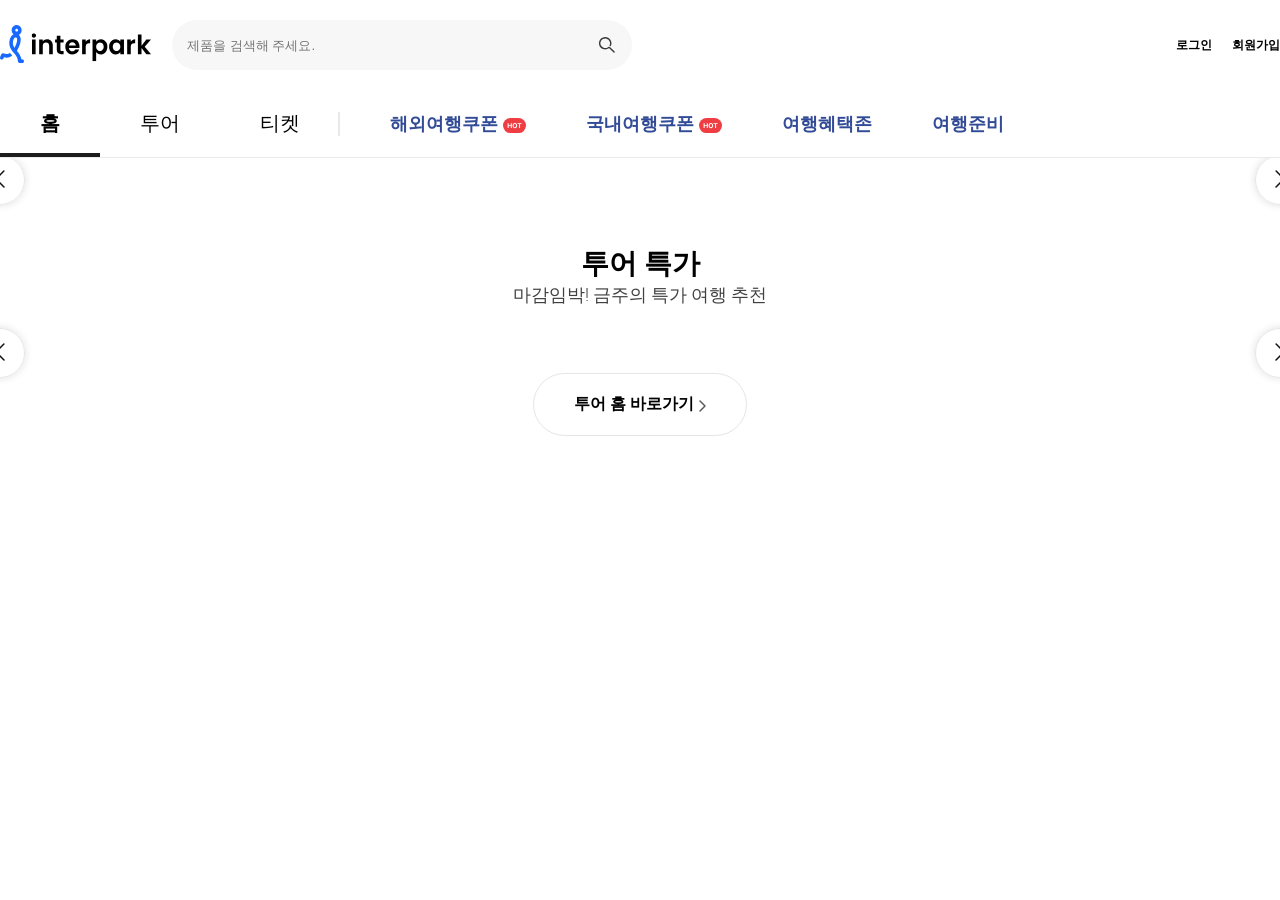
<file: public/index.html>
<!DOCTYPE html>
<html lang="ko">
  <head>
    <meta charset="UTF-8" />
    <meta name="viewport" content="width=device-width, initial-scale=1.0" />
    <title>나의 til</title>
    <link
      rel="stylesheet"
      href="https://necolas.github.io/normalize.css/8.0.1/normalize.css"
    />
    <!-- 외부라이브러리 -->
    <link
      rel="stylesheet"
      href="https://cdn.jsdelivr.net/npm/swiper@11/swiper-bundle.min.css"
    />
    <script src="https://cdn.jsdelivr.net/npm/swiper@11/swiper-bundle.min.js"></script>

    <link rel="stylesheet" href="css/common.css" />
    <link rel="stylesheet" href="css/header.css" />
    <link rel="stylesheet" href="css/banner.css" />
    <link rel="stylesheet" href="css/tour.css" />

    <!-- js 초기 코드  -->
    <script src="js/index.js"></script>
    <script src="js/header.js"></script>
    <script src="js/banner.js"></script>
    <script src="js/tour.js"></script>
  </head>

  <body>
    <!-- 전체 레이아웃  -->
    <div class="wrap">
      <!-- 상단 -->
      <header class="header">
        <div class="layout">
          <!-- 상단의 위 -->
          <div class="header_top">
            <div class="header_top_left">
              <!-- 로고 -->
              <div class="logo">
                <a href="http://www.interpark.com" target="_blank">
                  <img src="images/logo.svg" alt="로고" title="인터파크" />
                </a>
              </div>
              <!-- 제품검색 -->
              <div class="search">
                <!-- 제품 검색 API 연동 -->
                <form class="search_form">
                  <input
                    class="search_form_word"
                    type="text"
                    placeholder="제품을 검색해 주세요."
                  />
                  <input
                    class="search_form_button"
                    type="submit"
                    value="검색"
                  />
                </form>
              </div>
            </div>
            <div class="header_top_right">
              <ul class="member">
                <li><a href="#">로그인</a></li>
                <li><a href="#">회원가입</a></li>
              </ul>
            </div>
          </div>
          <!-- 상단의 아래 -->
          <div class="header_bottom">
            <div class="header_bottom_nav">
              <ul class="nav">
                <li><a href="#" class="focus">홈</a></li>
                <li><a href="#">투어</a></li>
                <li><a href="#">티켓</a></li>
              </ul>
            </div>
            <div class="header_bottom_eventmenu">
              <ul class="cupon">
                <li>
                  <a href="#">
                    해외여행쿠폰
                    <img
                      src="images/badge_hot.svg"
                      alt="해외여행쿠폰"
                      title="해외여행쿠폰"
                    />
                  </a>
                </li>
                <li>
                  <a href="#">
                    국내여행쿠폰
                    <img
                      src="images/badge_hot.svg"
                      alt="국내여행쿠폰"
                      title="국내여행쿠폰"
                    />
                  </a>
                </li>
                <li><a href="#">여행혜택존</a></li>
                <li><a href="#">여행준비</a></li>
              </ul>
            </div>
          </div>
        </div>
      </header>
      <!-- 모바일 상단 -->
      <div class="m_header">
        <div class="m_header_menu">
          <a href="#">홈</a>
          <a href="#">투어</a>
          <a href="#">티켓</a>
        </div>

        <div class="m_header_search">
          <a href="#">
            <img src="images/btn_search.svg" alt="제품검색" />
          </a>
        </div>
      </div>

      <!-- 메인 -->
      <main class="main">
        <div class="layout">
          <!-- Banner -->
          <div class="banner">
            <!-- 절대로 swiper 단어 고치지 않는다 -->
            <div class="swiper sw_banner">
              <div class="swiper-wrapper">
                <!-- API 연동 -->
              </div>
            </div>

            <div class="swiper-pagination sw_banner_pg"></div>

            <button class="slide_bt banner_prev slide_bt_left">
              <img src="images/slider_arrow.svg" alt="left" title="left" />
            </button>

            <button class="slide_bt banner_next slide_bt_right">
              <img src="images/slider_arrow.svg" alt="right" title="right" />
            </button>
          </div>
          <!-- Tour -->
          <div class="tour">
            <div class="section_top">
              <h2 class="section_title">투어 특가</h2>
              <span class="section_desc">마감임박! 금주의 특가 여행 추천</span>
            </div>
            <div class="section_list">
              <!--Start 목록영역 -->
              <div class="section_category">
                <ul class="section_category_bts">
                  <!-- API 연동 -->
                </ul>
              </div>
              
                <div class="section_slide">
                <!-- Swipe 투어 영역 -->
                <div class="swiper sw_tour">
                  <div class="swiper-wrapper">
                    <!-- API 연동 -->
                  </div>
                </div>

                <button class="slide_bt tour_prev slide_bt_left">
                  <img src="images/slider_arrow.svg" alt="left" title="left" />
                </button>

                <button class="slide_bt tour_next slide_bt_right">
                  <img
                    src="images/slider_arrow.svg"
                    alt="right"
                    title="right"
                  />
                </button>
                </div>
              

              <!--End 목록영역 -->
            </div>
            <div class="section_bts">
              <a href="#">
                투어 홈 바로가기
                <img
                  src="images/icon_linkArrow.svg"
                  alt="투어 홈 바로가기"
                  title="투어 홈 바로가기"
                />
              </a>
            </div>
          </div>
          <!-- Trip -->
          <div></div>
          <!-- Ticket -->
          <div></div>
          <!-- Live -->
          <div></div>
        </div>
      </main>
      <!-- 하단 -->
      <footer>
        <div></div>
      </footer>
    </div>
  </body>
</html>
</file>
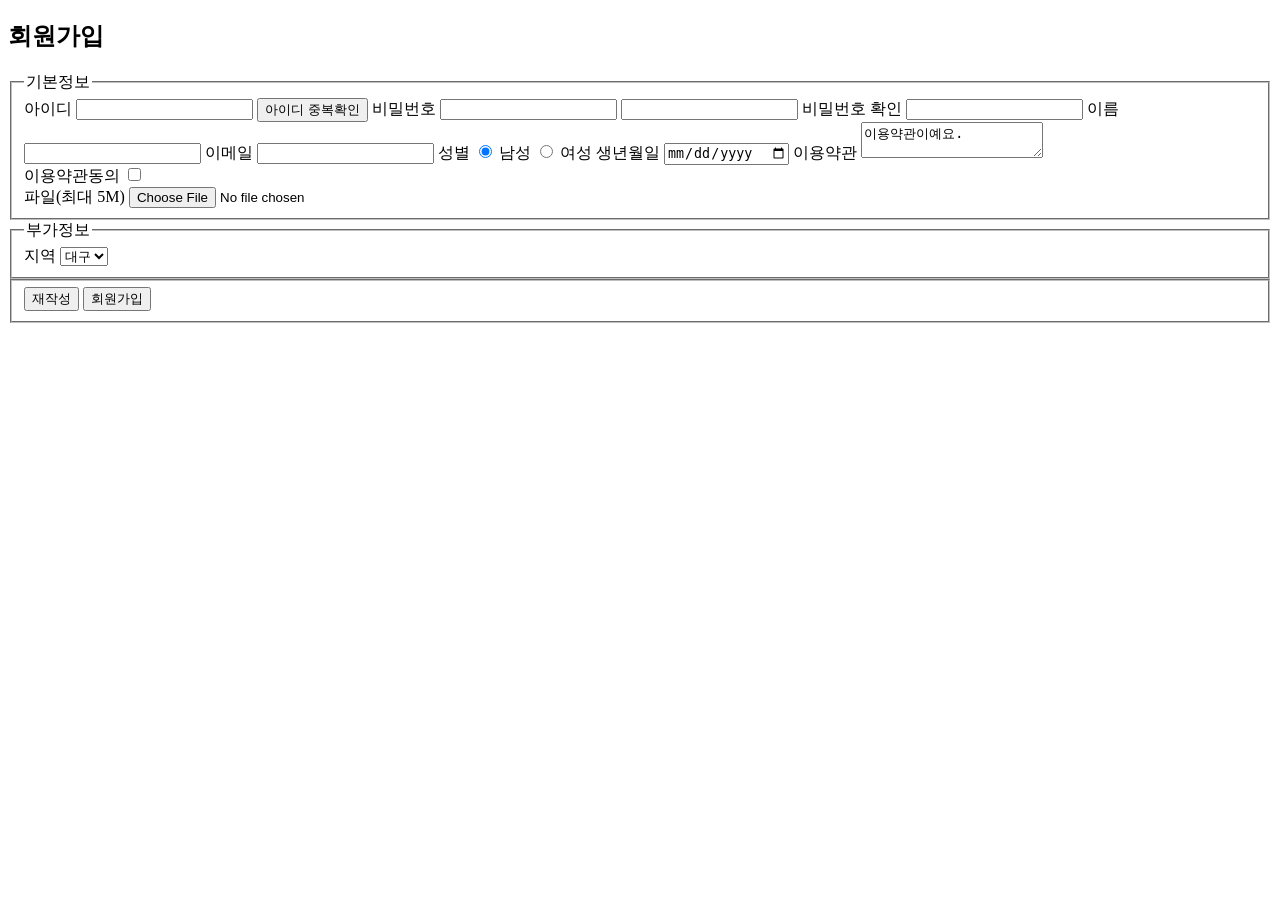
<file: public/form.html>
<!DOCTYPE html>
<html lang="ko">
<head>
    <meta charset="UTF-8">
    <meta name="viewport" content="width=device-width, initial-scale=1.0">
    <title>회원가입</title>
</head>
<body>
    <div class="join_form">
        <h2>회원가입</h2>
        <!-- action 은 값을 보낼 주소 -->
        <form action="member_join.jsp" method="get"> 
            <fieldset>
                <legend>기본정보</legend>
                <label for="userid">아이디</label>
                <input
                type="text"
                name="userid"
                id="userid"
                minlength="8"
                maxlength="16"
                required
                />

                <button>아이디 중복확인</button>
                
                <label for="pass">비밀번호</label>
                <input 
                id="pass"
                name="pass" 
                type="password" 
                minlength="8" 
                maxlength="16" 
                required/>
                <input 
                />
                <label for="pass2">비밀번호 확인</label>
                <input 
                id="pass2" 
                type="password" 
                minlength="8" 
                maxlength="16" 
                required 
                />
                <label>이름</label>
                <input type="text" name="name" required />
                
                <label>이메일</label>
                <input type="email" name="email" required />

                <label>성별</label>
                <input type="radio" name="gender" value="male" checked /> 남성
                <input type="radio" name="gender" value="female" /> 여성

                <label>생년월일</label>
                <input type="date" name="birthday" />

                <label>이용약관</label>
                <textarea readonly>이용약관이예요.</textarea>
                
                <br />
                <label>이용약관동의</label>
                <input type="checkbox" name="agree" />
                
                <br />
                <label>파일(최대 5M)</label>
                <input type="file" name="file" />
                        </fieldset>
            <!-- 부가정보 -->
            <fieldset>
                <legend>부가정보</legend>
                <label>지역</label>
                <select name="city">
                    <option value="gd">대구</option>
                    <option value="se">서울</option>
                </select>
            </fieldset>
            <!-- 버튼 -->
            <fieldset>
                <input type="reset" value="재작성" />
                <input type="submit" value="회원가입" />
            </fieldset>
            </form>
        </div>
        </body>
    </html>
</file>
<file: public/css/common.css>
@charset "utf-8";
@import url("https://fonts.googleapis.com/css2?family=Noto+Sans:ital,wght@0,100..900;1,100..900&family=Roboto:ital,wght@0,100..900;1,100..900&display=swap");

* {
  margin: 0;
  padding: 0;
  box-sizing: border-box;
  outline-style: none;
}

/* 태그 선택 : 추천하는 각 태그별 기본값 */
a {
  text-decoration: none;
  /* 디자인 보고 수정 */
  color: #000000;
}
ul {
  list-style: none;
}
html {
  width: 100%;
  /* 반응형 최소 너비 설정 */
  min-width: 540px;
  /* 가로 스크롤은 UI 상 좋지 않아요 */
  overflow-x: hidden;

  /* 디자인 보고 수정 */
  font-size: 12px;
}

body {
  width: 100%;
  font-size: 1rem;
  /* 디자인 보고 수정 */
  color: #000000;
  /* 글꼴이 필요로 함. */
  font-family: "Segoe UI", Roboto, Arial, "Noto Sans", sans-serif;
  letter-spacing: 0px;
  word-spacing: 0px;
}
.wrap {
  width: 100%;
}
.layout {
  max-width: 1280px; 
  width: 100%;

  margin: 0 auto;
  /* margin-top: 0;
  margin-bottom: 0;
  margin-left: auto;
  margin-right: auto; */
}
/* 반응형 작업 */
@media all and (max-width: 1280px) {
  .layout {
    max-width: 1024;
  }
}
@media all and (max-width: 1024px) {
  .layout {
    max-width: 760;
  }
}
@media all and (max-width: 760px) {
  .layout {
    max-width: 100%;
  }
}

/* header 가 fixed 가 되면 강제로 padding 넣기 */
.main_fixed {
  padding-top: 150px;
}

/* sldie 관련 공통 */
.slide_bt {
  position: absolute;
  top: 50%;
  /* transform: translateY(-50%); */
  width: 50px;
  height: 50px;
  border-radius: 50%;

  cursor: pointer;

  border: 1px solid #e6e6e6;
  background-color: rgba(255, 255, 255, 0.85);
  box-shadow: 0 0 8px rgba(0, 0, 0, 0.13);

  z-index: 100;
}
.slide_bt_left {
  left: 0;
  transform: translateX(-50%) translateY(-50%) rotateY(180deg);
}
.slide_bt_right {
  right: 0;
  transform: translateX(50%) translateY(-50%);
}
/* swiper 버튼 비활성시 표현 */
.swiper-button-disabled {
  display: none !important;
}
</file>
<file: public/css/header.css>
main {
  padding-top: 150px;
}

.header {
  position: fixed;
  left: 0;
  top: 0;

  z-index: 999;
  width: 100%;
  background-color: #ffffff;
  border-bottom: 1px solid #ebebeb;
}
.header_down {
  position: fixed;
  top: 0;
  left: 0;
  z-index: 999;
  width: 100%;
}

.header_top {
  /* 좌표 기준을 세워주자 */
  position: relative;
  display: flex;
  justify-content: space-between;
  align-items: center;
  width: 100%;

  /* padding-top: 30px; */
  /* padding-bottom: 30px; */
  padding: 20px 0;
}
.header_top_down {
  padding: 0px;
}

.header_top_left {
  display: flex;
  align-items: center;
  gap: 20px;
}

.logo > a > img {
  width: 152px;
  height: auto;
}

.search {
}
.search_down {
  position: absolute;
  top: 6px;
  left: 350px;
}

.search_form {
  display: flex;
  align-items: center;
  width: 460px;
}

.search_form_word {
  width: calc(100% - 50px);
  height: 50px;
  background-color: #f7f7f8;
  border: none;
  border-radius: 25px 0px 0px 25px;
  padding-left: 15px;
}
.search_form_button {
  width: 50px;
  height: 50px;
  font-size: 0;

  /* background-color: red;
  background-image: url("../images/btn_search.svg");
  background-repeat: no-repeat;
  background-position: center;
  background-size: 18px; */

  background: #f7f7f8 url("../images/btn_search.svg") no-repeat center;
  background-color: #f7f7f8;
  background-size: 18px;
  border: none;
  border-radius: 0px 25px 25px 0px;
  cursor: pointer;
}

.header_top_right {
  position: relative;
}
.member {
  display: flex;
  gap: 20px;
}
.member_down {
  position: absolute;
  top: 30px;
  right: 0;
}

.member > li > a {
  font-size: 12px;
  font-weight: 700;
  line-height: 16px;
  color: #000000;
}

.header_bottom {
  display: flex;
  align-items: center;
  width: 100%;
}
.header_bottom_nav {
}
.nav {
  position: relative;
  display: flex;
  gap: 0px;
}
.nav::after {
  position: absolute;
  /* top: calc(100% - 50% - 24px / 2); */
  top: 50%;
  right: 0;
  display: block;

  width: 2px;
  height: 24px;
  background-color: #e9e9e9;
  transform: translateY(-50%);
  content: "";
}

.nav li a {
  position: relative;

  display: block;
  padding: 20px 40px;
  font-size: 20px;
  font-weight: 400;
}

.nav li a.focus {
  font-weight: 700 !important;
}

.nav li a.focus::after {
  position: absolute;
  bottom: 0;
  left: 0;

  display: block;
  width: 100%;
  height: 4px;
  background-color: #1c1c1c;
  content: "";
}

.header_bottom_eventmenu {
}
.cupon {
  display: flex;
  align-items: center;
  gap: 20px;
  margin-left: 30px;
}
.cupon > li > a {
  display: flex;
  align-items: center;
  padding: 0 20px;

  font-size: 18px;
  font-weight: 600;
  color: #324b97;
  gap: 5px;
}
.cupon > li > a > img {
  transform: translateY(10%);
}

/* 모바일 헤더 */
.m_header {

  padding: 0 10px;
  
  display: none;
  position: fixed;
  left: 0;
  top: 0;
  width: 100%;
  height: 54px;
  background-color: #fff;
  border-bottom: 1px solid #ebebeb;
  z-index: 999;
}
.m_header_menu {
  display: flex;
  align-items: center;
  gap: 15px;
}
.m_header_menu a {
  font-size: 22px;
  font-weight: 400;
}
.m_header_search {
  display: flex;
  align-items: center;
}
.m_header_search a {
}

/* 반응형 작업 */
@media all and (max-width: 1024px) {
  main {
    padding-top: 54px;
  }
  .header {
    display: none;
  }
  .m_header {
    display: flex;
    justify-content: space-between;
    align-content: center;
  }
}
</file>
<file: public/css/banner.css>
.banner {
  position: relative;
  margin-top: 30px;
}
/* 스크롤시 헤더 높이가 반영안되는 부분 반영해서 레이아웃 적용 */
.banner_fix {
  padding-top: 50px;
}
.banner_slide {
  display: flex;
  gap: 25px;
}
.sw_banner {
  border-radius: 15px;
}

.banner_list {
  border-radius: 15px;
  overflow: hidden;
}
/* 이미지가 영역에 가득 채워지고 비율이 유지되도록 처리  */
.banner_list img {
  width: 100%;
  height: 100%;
  /* 비율을 유지하면서 영역에 이미지 가득 채우기 */
  object-fit: cover;
  display: block;
}


/* 반응형 코드 */
.sw_banner_pg {
  display: none;
  bottom: -25px !important;
}

@media all and (max-width: 1024px) {
  .sw_banner_pg {
    display: block;
  }
  /* 평상시 버튼 모습 */
  .sw_banner_pg .swiper-pagination-bullet {
  }
  /* 포커스시 버튼 모습 */
  .sw_banner_pg .swiper-pagination-bullet-active {
    background-color: #000 !important;
  }
}
@media all and (max-width: 960px) {
  .sw_banner {
    width: 350px;
  }
  .sw_banner_pg {
    bottom: 10px !important;
  }
  /* 평상시 버튼 모습 */
  .sw_banner_pg .swiper-pagination-bullet {
    width: 6px;
    height: 6px;
    opacity: 0.4;
    background-color: #fff !important;
  }
  /* 포커스시 버튼 모습 */
  .sw_banner_pg .swiper-pagination-bullet-active {
    width: 7px;
    height: 7px;
    opacity: 1;
    background-color: #fff !important;
  }
}
</file>
<file: public/css/tour.css>
.tour {
  position: relative;
  margin-top: 65px;
}

.section_top {
  padding-bottom: 22px;
}
.section_title {
  text-align: center;
  font-size: 28px;
  font-weight: 700;
}
.section_desc {
  display: block;
  text-align: center;
  font-size: 18px;
  font-weight: 300;
  color: rgba(0, 0, 0, 0.75);
}
.section_list {
  position: relative;
}
.section_category {
  display: flex;
  justify-content: center;
  padding-bottom: 24px;
}
.section_category_bts {
  display: flex;
  gap: 6px;
}
.section_category_bts > li {
}
.section_category_bts > li > button {
  border: 1px solid #e5e5e5;
  background-color: #ffffff;
  padding: 15px 20px;
  border-radius: 52px;
  cursor: pointer;
  font-size: 14px;
  font-weight: 400;

  transition: all 0.4s;
}
.section_category_bts > li > button.cate_focus {
  border: 1px solid #333333;
  color: #fff;
  background-color: #333333;
  font-weight: 700;
}

.section_slide {
  position: relative;

  margin-bottom: 20px;
}
.item {
  position: relative;
  overflow: hidden;
  border: 1px solid #e5e5e5;
  border-radius: 10px;
}

.item > a {
}
.item_image {
  width: 100%;
  height: 250px;
  overflow: hidden;
  margin-bottom: 25px;
}

.item_image > img {
  width: 100%;
  /* 비율을 유지하면서 영역에 이미지 가득 채우기 */
  height: 100%;
  object-fit: cover;
  display: block;
}
.item_name {
  position: absolute;
  left: 20px;
  top: 235px;

  background-color: #1769ff;
  color: #fff;
  font-size: 14px;
  font-weight: 600;

  border-radius: 4px;
  padding: 10px;
}

.item_text {
  padding: 20px;
  padding-top: 5px;
}

.item_cupon {
  display: block;
  font-size: 14px;
  font-weight: 400;
  color: #1769ff;
  /* 줄내림 방지 */
  white-space: nowrap;
  /* 말줄임 처리 */
  overflow: hidden;
  text-overflow: ellipsis;
}
.item_desc {
  display: block;
  font-size: 14px;
  font-weight: 400;
  color: #333;
  /* 줄내림 방지 */
  white-space: nowrap;
  /* 말줄임 처리 */
  overflow: hidden;
  text-overflow: ellipsis;
}
.item_price {
  font-size: 16px;
  font-weight: 400;
}
.item_price > b {
  font-size: 20px;
  font-weight: 700;
}

.section_bts {
  display: flex;
  justify-content: center;
}
.section_bts > a {
  border: 1px solid #e5e5e5;
  padding: 20px 40px;
  border-radius: 40px;

  background-color: #fff;
  font-size: 16px;
  font-weight: 700;

  display: flex;
  align-items: center;
  gap: 5px;
}
.section_bts > a > img {
  transform: translateY(1px);
}

/* 반응형 */
@media all and (max-width: 1024px) {
  .tour {
    border-top: 8px solid #f4f4f4;
    margin-top: 50px;
    padding-top: 10px;
  }
  .tour .section_top {
    padding-bottom: 12px;
  }
  .tour .section_title {
    font-size: 21px;
  }
  .tour .section_desc {
    font-size: 15px;
  }
  .tour .section_category {
    padding-bottom: 12px;
  }
  .section_category_bts > li > button {
    padding: 9px 20px;
  }

  /* 반응형 슬라이드 높이 설정 */
  .item {
    height: 222px !important;
  }
  .item_image {
    height: 138px !important;
    margin-bottom: 15px !important;
  }
  .item_name {
    left: 8px;
    top: 127px;
    font-size: 11px;
    font-weight: 500;
    border-radius: 4px;
    padding: 3px;
  }
  .item_cupon {
  }
  .item_desc {
  }
  .item_price {
    font-size: 14px;
  }
  .item_price > b {
    font-size: 14px;
  }
  .item_text {
    padding: 5px;
  }
  .section_bts > a {
    width: 100%;
    justify-content: center;
    border-radius: 4px;
    padding: 15px 20px;
  }
}
</file>
